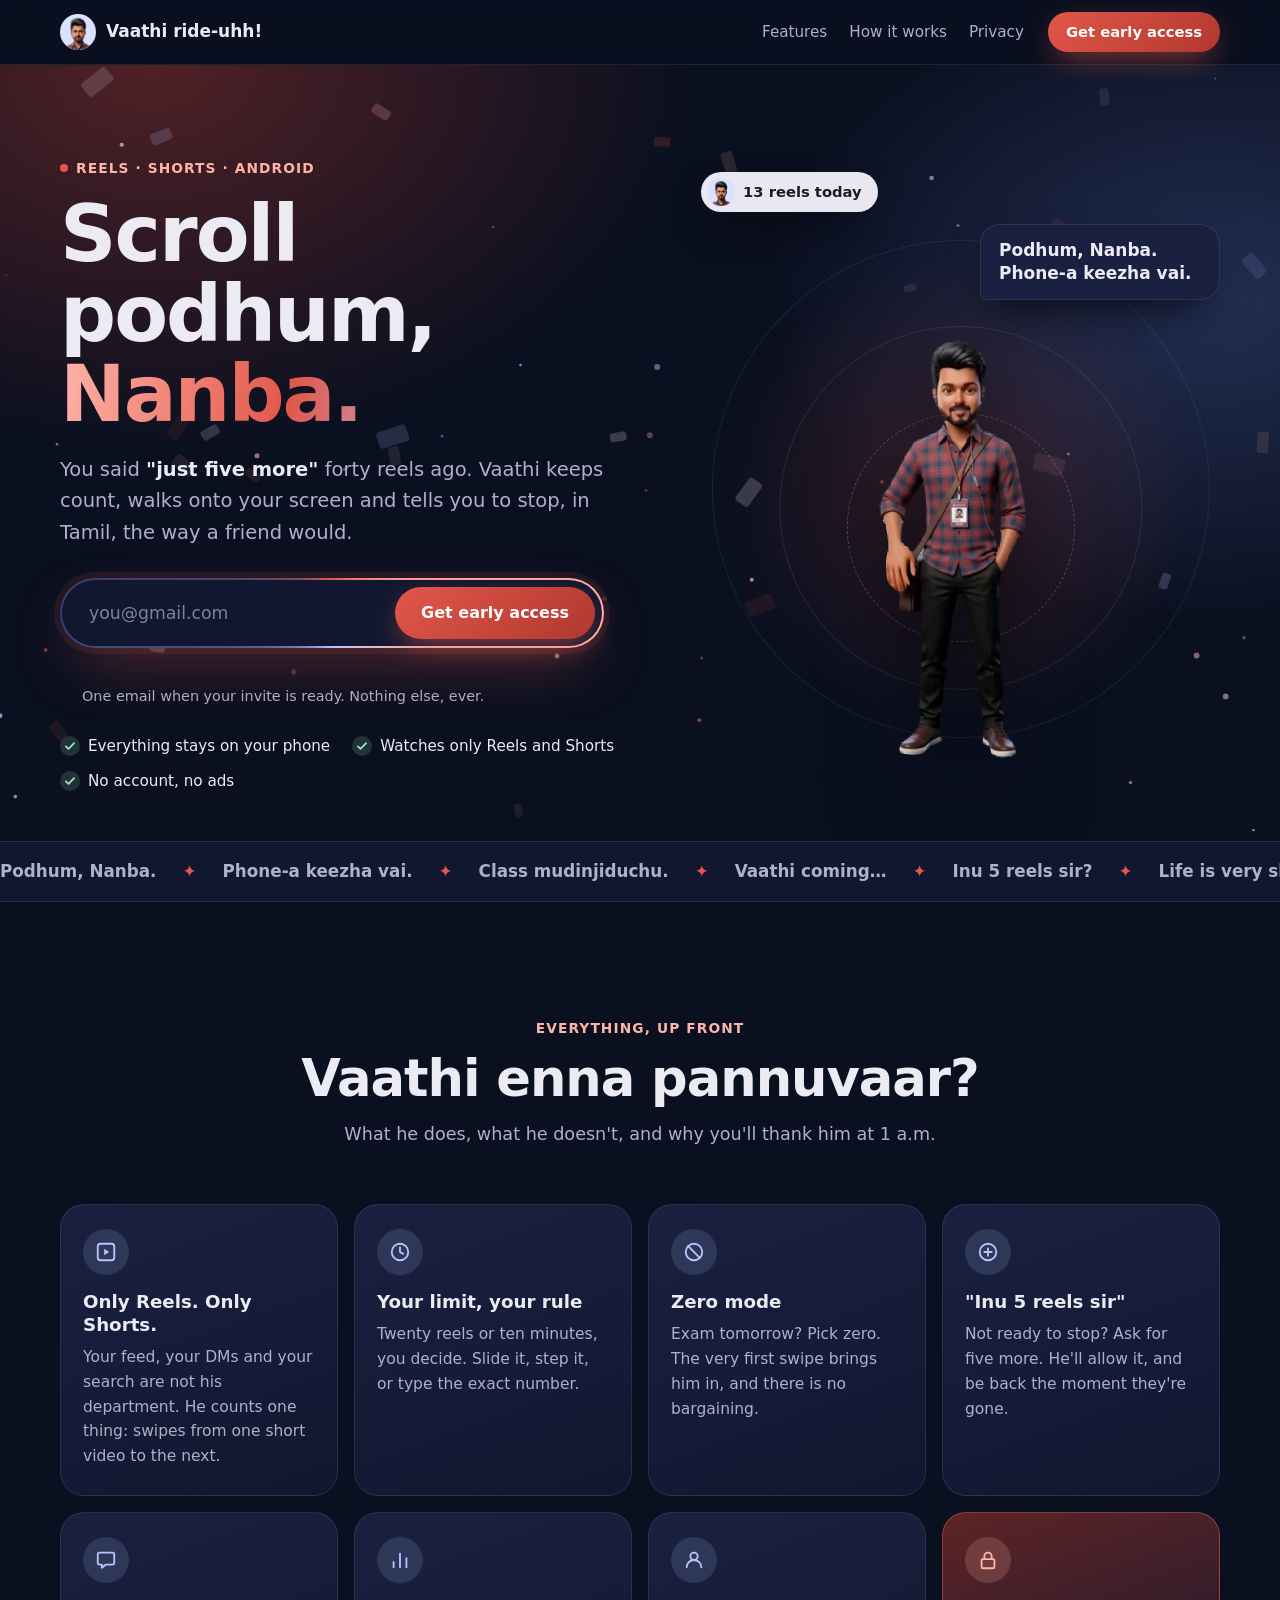
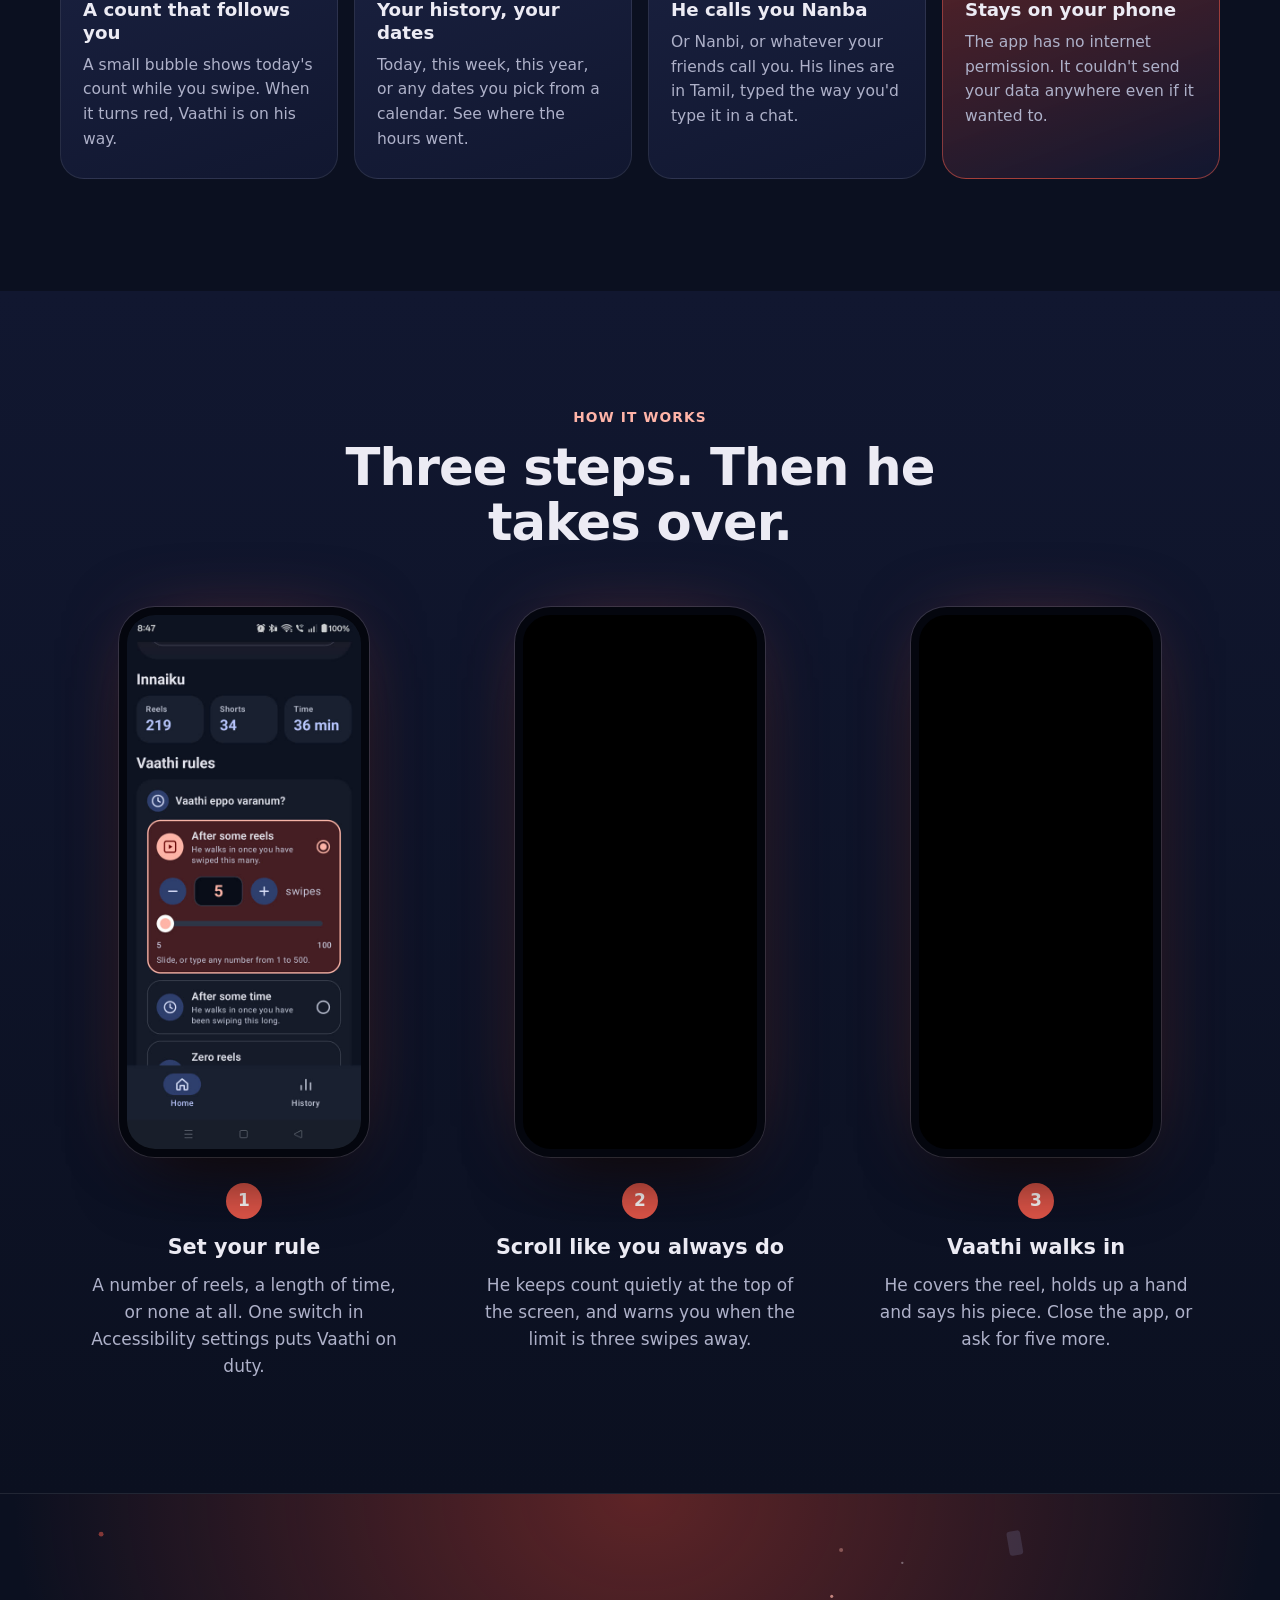
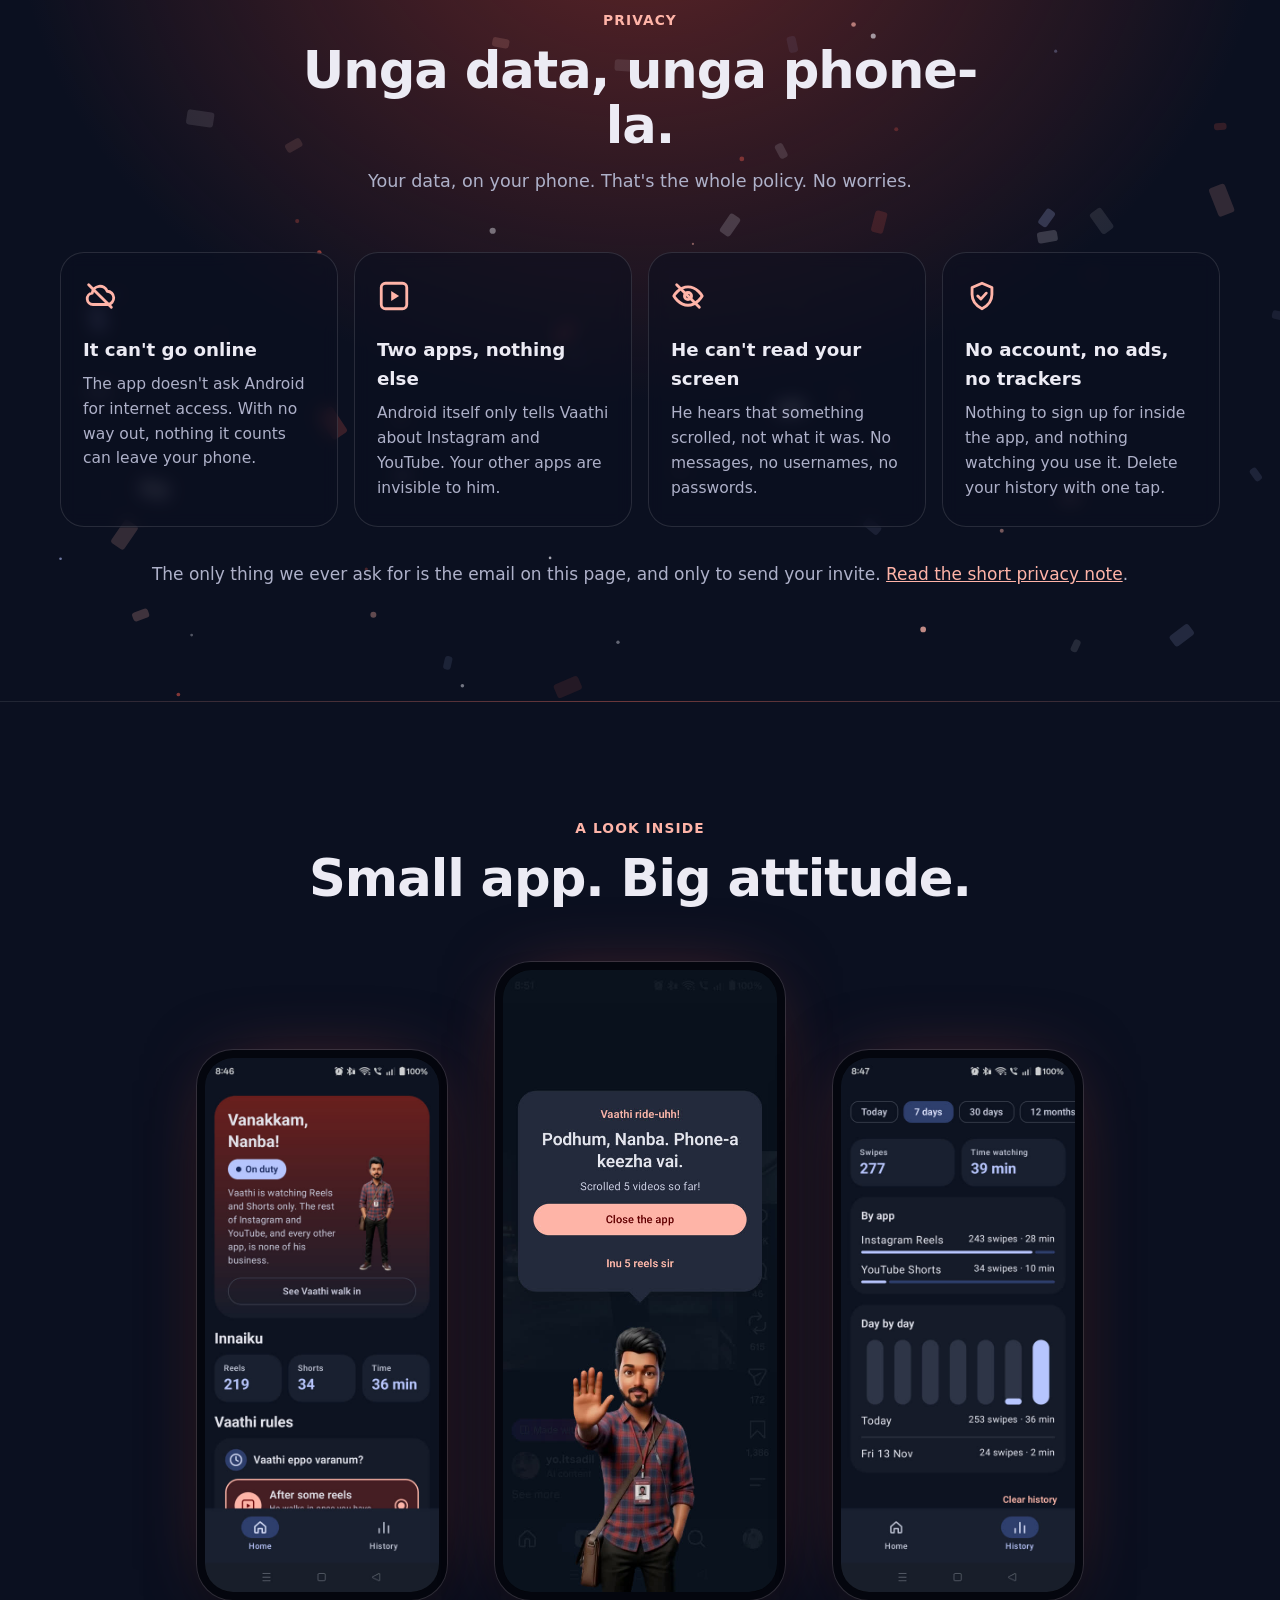
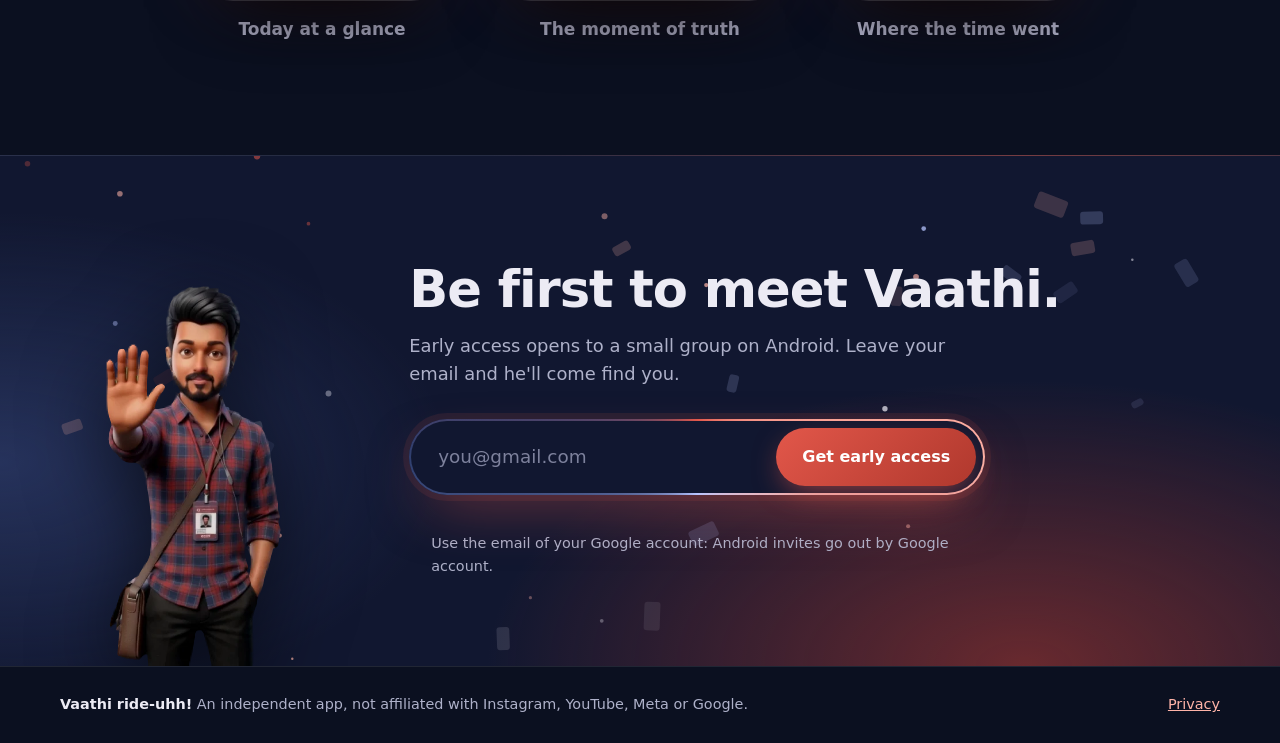
<file: web/early-access/index.html>
<!doctype html>
<html lang="en">
<head>
  <meta charset="utf-8">
  <meta name="viewport" content="width=device-width, initial-scale=1">
  <title>Vaathi ride-uhh! · Early access</title>
  <meta name="description" content="An Android app that counts your swipes through Reels and Shorts and sends Vaathi onto your screen when you've had enough. Everything stays on your phone.">
  <meta name="theme-color" content="#0E1322">
  <link rel="icon" href="assets/vaathi-head.webp">
  <link rel="preload" as="image" href="assets/vaathi-wave.webp">
  <link rel="stylesheet" href="styles.css">
</head>
<body>

<!-- The icons, drawn once and used by name -->
<svg class="sprite" aria-hidden="true">
  <symbol id="i-reels" viewBox="0 0 24 24"><path d="M6 3h12a3 3 0 0 1 3 3v12a3 3 0 0 1-3 3H6a3 3 0 0 1-3-3V6a3 3 0 0 1 3-3z"/><path class="solid" d="M10 8.4l5.6 3.6-5.6 3.6z"/></symbol>
  <symbol id="i-clock" viewBox="0 0 24 24"><circle cx="12" cy="12" r="9"/><path d="M12 7v5l3.5 2"/></symbol>
  <symbol id="i-zero" viewBox="0 0 24 24"><circle cx="12" cy="12" r="9"/><path d="M5.7 5.7l12.6 12.6"/></symbol>
  <symbol id="i-plus" viewBox="0 0 24 24"><circle cx="12" cy="12" r="9"/><path d="M8 12h8M12 8v8"/></symbol>
  <symbol id="i-bubble" viewBox="0 0 24 24"><path d="M5 4h14a2 2 0 0 1 2 2v9a2 2 0 0 1-2 2h-7l-4.500 3.500V17H5a2 2 0 0 1-2-2V6a2 2 0 0 1 2-2z"/></symbol>
  <symbol id="i-chart" viewBox="0 0 24 24"><path d="M5 20v-6M12 20V5M19 20V10"/></symbol>
  <symbol id="i-user" viewBox="0 0 24 24"><circle cx="12" cy="8" r="4"/><path d="M4 20a8 8 0 0 1 16 0"/></symbol>
  <symbol id="i-lock" viewBox="0 0 24 24"><path d="M6.500 11h11a1.500 1.500 0 0 1 1.500 1.500v7a1.500 1.500 0 0 1-1.500 1.500h-11A1.500 1.500 0 0 1 5 19.500v-7A1.500 1.500 0 0 1 6.500 11z"/><path d="M8 11V8a4 4 0 0 1 8 0v3"/></symbol>
  <symbol id="i-check" viewBox="0 0 24 24"><path d="M5 12.500l4.500 4.500L19 7"/></symbol>
  <symbol id="i-cloud-off" viewBox="0 0 24 24"><path d="M7 18a4 4 0 0 1-.5-7.970 5.500 5.500 0 0 1 10.600-1.400A4.700 4.700 0 0 1 17.500 18z"/><path d="M4 4l16 16"/></symbol>
  <symbol id="i-eye-off" viewBox="0 0 24 24"><path d="M2 12s3.600-6.500 10-6.500S22 12 22 12s-3.600 6.500-10 6.500S2 12 2 12z"/><circle cx="12" cy="12" r="2.500"/><path d="M4 4l16 16"/></symbol>
  <symbol id="i-shield" viewBox="0 0 24 24"><path d="M12 3l7 3v5c0 4.500-3 8-7 10-4-2-7-5.500-7-10V6z"/><path d="M9 12l2.200 2.200L15 10"/></symbol>
</svg>

<header class="nav">
  <a class="brand" href="#top">
    <img src="assets/vaathi-head.webp" alt="" width="36" height="36">
    <span>Vaathi ride-uhh!</span>
  </a>
  <nav aria-label="Sections">
    <a href="#features">Features</a>
    <a href="#how">How it works</a>
    <a href="#privacy">Privacy</a>
  </nav>
  <a class="button button-small" href="#join">Get early access</a>
</header>

<main id="top">

  <section class="hero">
    <canvas class="particles" aria-hidden="true"></canvas>
    <div class="hero-grid">
      <div class="hero-copy">
        <p class="kicker"><span class="dot"></span> Reels · Shorts · Android</p>
        <h1>Scroll podhum, <span class="shine">Nanba.</span></h1>
        <p class="lead">
          You said <em>"just five more"</em> forty reels ago. Vaathi keeps count, walks onto your
          screen and tells you to stop, in Tamil, the way a friend would.
        </p>

        <form class="signup" novalidate>
          <label class="sr-only" for="email-hero">Email address</label>
          <div class="signup-field">
            <input id="email-hero" name="email" type="email" inputmode="email" autocomplete="email"
                   placeholder="you@gmail.com" required>
            <button class="button" type="submit">Get early access</button>
          </div>
          <p class="signup-status" role="status" aria-live="polite"></p>
          <p class="signup-note">One email when your invite is ready. Nothing else, ever.</p>
        </form>

        <ul class="trust">
          <li><svg><use href="#i-check"/></svg> Everything stays on your phone</li>
          <li><svg><use href="#i-check"/></svg> Watches only Reels and Shorts</li>
          <li><svg><use href="#i-check"/></svg> No account, no ads</li>
        </ul>
      </div>

      <div class="stage" aria-hidden="true">
        <div class="halo halo-1"></div>
        <div class="halo halo-2"></div>
        <div class="halo halo-3"></div>
        <div class="callouts">
          <div class="chip" data-chip>
            <img src="assets/vaathi-head.webp" alt="" width="28" height="28">
            <span data-chip-text>1 reel today</span>
          </div>
          <div class="says" data-says>
            <span data-says-text>Podhum, Nanba. Phone-a keezha vai.</span>
          </div>
        </div>
        <img class="vaathi" src="assets/vaathi-wave.webp" alt="" width="448" height="720">
      </div>
    </div>
  </section>

  <div class="ticker" aria-hidden="true">
    <div class="ticker-track">
      <span>Podhum, Nanba.</span><span>Phone-a keezha vai.</span><span>Class mudinjiduchu.</span>
      <span>Vaathi coming…</span><span>Inu 5 reels sir?</span><span>Life is very short, Nanba.</span>
      <span>Scroll podhum.</span><span>I am waiting…</span>
      <span>Podhum, Nanba.</span><span>Phone-a keezha vai.</span><span>Class mudinjiduchu.</span>
      <span>Vaathi coming…</span><span>Inu 5 reels sir?</span><span>Life is very short, Nanba.</span>
      <span>Scroll podhum.</span><span>I am waiting…</span>
    </div>
  </div>

  <section class="section" id="features">
    <div class="section-head reveal">
      <p class="kicker">Everything, up front</p>
      <h2>Vaathi enna pannuvaar?</h2>
      <p>What he does, what he doesn't, and why you'll thank him at 1 a.m.</p>
    </div>

    <div class="cards">
      <article class="card reveal">
        <div class="badge"><svg><use href="#i-reels"/></svg></div>
        <h3>Only Reels. Only Shorts.</h3>
        <p>Your feed, your DMs and your search are not his department. He counts one thing: swipes from one short video to the next.</p>
      </article>
      <article class="card reveal">
        <div class="badge"><svg><use href="#i-clock"/></svg></div>
        <h3>Your limit, your rule</h3>
        <p>Twenty reels or ten minutes, you decide. Slide it, step it, or type the exact number.</p>
      </article>
      <article class="card reveal">
        <div class="badge"><svg><use href="#i-zero"/></svg></div>
        <h3>Zero mode</h3>
        <p>Exam tomorrow? Pick zero. The very first swipe brings him in, and there is no bargaining.</p>
      </article>
      <article class="card reveal">
        <div class="badge"><svg><use href="#i-plus"/></svg></div>
        <h3>"Inu 5 reels sir"</h3>
        <p>Not ready to stop? Ask for five more. He'll allow it, and be back the moment they're gone.</p>
      </article>
      <article class="card reveal">
        <div class="badge"><svg><use href="#i-bubble"/></svg></div>
        <h3>A count that follows you</h3>
        <p>A small bubble shows today's count while you swipe. When it turns red, Vaathi is on his way.</p>
      </article>
      <article class="card reveal">
        <div class="badge"><svg><use href="#i-chart"/></svg></div>
        <h3>Your history, your dates</h3>
        <p>Today, this week, this year, or any dates you pick from a calendar. See where the hours went.</p>
      </article>
      <article class="card reveal">
        <div class="badge"><svg><use href="#i-user"/></svg></div>
        <h3>He calls you Nanba</h3>
        <p>Or Nanbi, or whatever your friends call you. His lines are in Tamil, typed the way you'd type it in a chat.</p>
      </article>
      <article class="card card-accent reveal">
        <div class="badge"><svg><use href="#i-lock"/></svg></div>
        <h3>Stays on your phone</h3>
        <p>The app has no internet permission. It couldn't send your data anywhere even if it wanted to.</p>
      </article>
    </div>
  </section>

  <section class="section section-tint" id="how">
    <div class="section-head reveal">
      <p class="kicker">How it works</p>
      <h2>Three steps. Then he takes over.</h2>
    </div>

    <ol class="steps">
      <li class="step reveal">
        <div class="phone"><img src="assets/shot-rules.jpg" alt="The rules screen: a limit of five swipes, set with a number field and a seek bar." loading="lazy" width="540" height="1188"></div>
        <div class="step-text">
          <span class="step-number">1</span>
          <h3>Set your rule</h3>
          <p>A number of reels, a length of time, or none at all. One switch in Accessibility settings puts Vaathi on duty.</p>
        </div>
      </li>
      <li class="step reveal">
        <div class="phone phone-cycle">
          <img src="assets/shot-count.jpg" alt="A bubble at the top of Reels reading 233 reels today." loading="lazy" width="540" height="1188">
          <img src="assets/shot-warning.jpg" alt="The bubble turned red, reading Vaathi coming, 2 left." loading="lazy" width="540" height="1188">
        </div>
        <div class="step-text">
          <span class="step-number">2</span>
          <h3>Scroll like you always do</h3>
          <p>He keeps count quietly at the top of the screen, and warns you when the limit is three swipes away.</p>
        </div>
      </li>
      <li class="step reveal">
        <div class="phone phone-cycle phone-cycle-3">
          <img src="assets/shot-enter.jpg" alt="Vaathi walking in and waving over a dimmed screen." loading="lazy" width="540" height="1188">
          <img src="assets/shot-nudge.jpg" alt="Vaathi holding up a stop sign under a bubble that says Podhum, Nanba. Phone-a keezha vai." loading="lazy" width="540" height="1188">
          <img src="assets/shot-sweep.jpg" alt="Vaathi sweeping his hand out to the side as the app closes." loading="lazy" width="540" height="1188">
        </div>
        <div class="step-text">
          <span class="step-number">3</span>
          <h3>Vaathi walks in</h3>
          <p>He covers the reel, holds up a hand and says his piece. Close the app, or ask for five more.</p>
        </div>
      </li>
    </ol>
  </section>

  <section class="section privacy" id="privacy">
    <canvas class="particles" aria-hidden="true"></canvas>
    <div class="privacy-inner">
      <div class="section-head reveal">
        <p class="kicker">Privacy</p>
        <h2>Unga data, unga phone-la.</h2>
        <p>Your data, on your phone. That's the whole policy. No worries.</p>
      </div>

      <div class="pillars">
        <div class="pillar reveal">
          <svg><use href="#i-cloud-off"/></svg>
          <h3>It can't go online</h3>
          <p>The app doesn't ask Android for internet access. With no way out, nothing it counts can leave your phone.</p>
        </div>
        <div class="pillar reveal">
          <svg><use href="#i-reels"/></svg>
          <h3>Two apps, nothing else</h3>
          <p>Android itself only tells Vaathi about Instagram and YouTube. Your other apps are invisible to him.</p>
        </div>
        <div class="pillar reveal">
          <svg><use href="#i-eye-off"/></svg>
          <h3>He can't read your screen</h3>
          <p>He hears that something scrolled, not what it was. No messages, no usernames, no passwords.</p>
        </div>
        <div class="pillar reveal">
          <svg><use href="#i-shield"/></svg>
          <h3>No account, no ads, no trackers</h3>
          <p>Nothing to sign up for inside the app, and nothing watching you use it. Delete your history with one tap.</p>
        </div>
      </div>

      <p class="privacy-foot reveal">
        The only thing we ever ask for is the email on this page, and only to send your invite.
        <a href="privacy.html">Read the short privacy note</a>.
      </p>
    </div>
  </section>

  <section class="section" id="inside">
    <div class="section-head reveal">
      <p class="kicker">A look inside</p>
      <h2>Small app. Big attitude.</h2>
    </div>
    <div class="gallery">
      <figure class="reveal">
        <div class="phone"><img src="assets/shot-home.jpg" alt="The Home tab, greeting you with Vanakkam and today's counts." loading="lazy" width="540" height="1188"></div>
        <figcaption>Today at a glance</figcaption>
      </figure>
      <figure class="reveal">
        <div class="phone"><img src="assets/shot-nudge.jpg" alt="The nudge with its two buttons, Close the app and Inu 5 reels sir." loading="lazy" width="540" height="1188"></div>
        <figcaption>The moment of truth</figcaption>
      </figure>
      <figure class="reveal">
        <div class="phone"><img src="assets/shot-history.jpg" alt="The History tab with totals by app and a bar for each day." loading="lazy" width="540" height="1188"></div>
        <figcaption>Where the time went</figcaption>
      </figure>
    </div>
  </section>

  <section class="cta" id="join">
    <canvas class="particles" aria-hidden="true"></canvas>
    <div class="cta-inner">
      <img class="cta-vaathi" src="assets/vaathi-stop.webp" alt="" loading="lazy" width="496" height="720">
      <div class="cta-copy reveal">
        <h2>Be first to meet Vaathi.</h2>
        <p>Early access opens to a small group on Android. Leave your email and he'll come find you.</p>
        <form class="signup signup-large" novalidate>
          <label class="sr-only" for="email-cta">Email address</label>
          <div class="signup-field">
            <input id="email-cta" name="email" type="email" inputmode="email" autocomplete="email"
                   placeholder="you@gmail.com" required>
            <button class="button" type="submit">Get early access</button>
          </div>
          <p class="signup-status" role="status" aria-live="polite"></p>
          <p class="signup-note">Use the email of your Google account: Android invites go out by Google account.</p>
        </form>
      </div>
    </div>
  </section>

</main>

<footer class="footer">
  <p><strong>Vaathi ride-uhh!</strong> An independent app, not affiliated with Instagram, YouTube, Meta or Google.</p>
  <p><a href="privacy.html">Privacy</a></p>
</footer>

<canvas class="confetti" aria-hidden="true"></canvas>
<script src="script.js"></script>
</body>
</html>
</file>
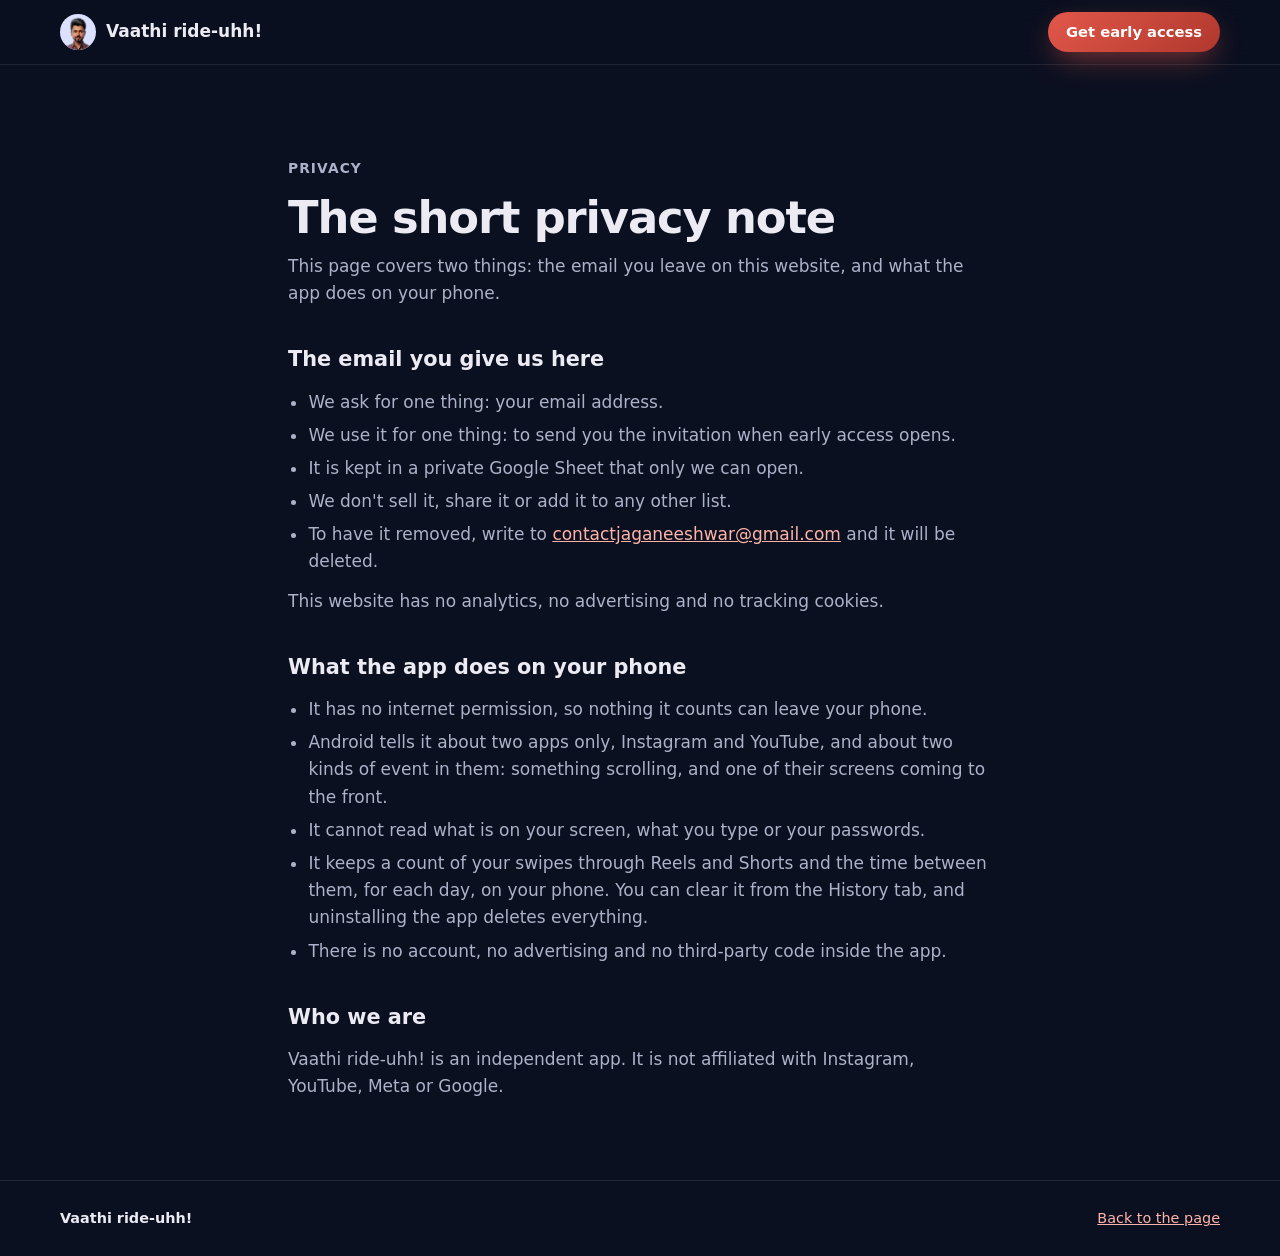
<file: web/early-access/privacy.html>
<!doctype html>
<html lang="en">
<head>
  <meta charset="utf-8">
  <meta name="viewport" content="width=device-width, initial-scale=1">
  <title>Privacy · Vaathi ride-uhh!</title>
  <meta name="theme-color" content="#0E1322">
  <link rel="icon" href="assets/vaathi-head.webp">
  <link rel="stylesheet" href="styles.css">
</head>
<body>

<header class="nav">
  <a class="brand" href="index.html">
    <img src="assets/vaathi-head.webp" alt="" width="36" height="36">
    <span>Vaathi ride-uhh!</span>
  </a>
  <a class="button button-small" href="index.html#join">Get early access</a>
</header>

<main class="prose">
  <p class="kicker">Privacy</p>
  <h1>The short privacy note</h1>
  <p>This page covers two things: the email you leave on this website, and what the app does on your phone.</p>

  <h2>The email you give us here</h2>
  <ul>
    <li>We ask for one thing: your email address.</li>
    <li>We use it for one thing: to send you the invitation when early access opens.</li>
    <li>It is kept in a private Google Sheet that only we can open.</li>
    <li>We don't sell it, share it or add it to any other list.</li>
    <li>To have it removed, write to <a href="mailto:contactjaganeeshwar@gmail.com">contactjaganeeshwar@gmail.com</a> and it will be deleted.</li>
  </ul>
  <p>This website has no analytics, no advertising and no tracking cookies.</p>

  <h2>What the app does on your phone</h2>
  <ul>
    <li>It has no internet permission, so nothing it counts can leave your phone.</li>
    <li>Android tells it about two apps only, Instagram and YouTube, and about two kinds of event in them: something scrolling, and one of their screens coming to the front.</li>
    <li>It cannot read what is on your screen, what you type or your passwords.</li>
    <li>It keeps a count of your swipes through Reels and Shorts and the time between them, for each day, on your phone. You can clear it from the History tab, and uninstalling the app deletes everything.</li>
    <li>There is no account, no advertising and no third-party code inside the app.</li>
  </ul>

  <h2>Who we are</h2>
  <p>Vaathi ride-uhh! is an independent app. It is not affiliated with Instagram, YouTube, Meta or Google.</p>
</main>

<footer class="footer">
  <p><strong>Vaathi ride-uhh!</strong></p>
  <p><a href="index.html">Back to the page</a></p>
</footer>

</body>
</html>
</file>
<file: web/early-access/styles.css>
/* Vaathi ride-uhh! early-access page.
   The colours are the app's: the brick red and navy of the character's checked shirt, on the
   night-time navy the app draws across the screen when he walks in. */

:root {
  --ink: #0b1020;
  --ink-2: #111730;
  --ink-3: #1a2140;
  --line: rgba(255, 255, 255, 0.09);
  --text: #ecebf4;
  --muted: #aeb1c9;
  --red: #e2574a;
  --red-deep: #b0382d;
  --peach: #ffb4a8;
  --lavender: #b7c4ff;
  --navy: #2f3e6e;
  --radius: 24px;
  --page: min(1160px, 100% - 40px);
  --font: "Roboto", system-ui, -apple-system, "Segoe UI", "Helvetica Neue", Arial, sans-serif;
}

*,
*::before,
*::after {
  box-sizing: border-box;
}

html {
  scroll-behavior: smooth;
  scroll-padding-top: 84px;
}

body {
  margin: 0;
  background: var(--ink);
  color: var(--text);
  font: 400 17px/1.6 var(--font);
  -webkit-font-smoothing: antialiased;
  overflow-x: hidden;
}

h1,
h2,
h3,
p,
ul,
ol,
figure {
  margin: 0;
}

ul,
ol {
  padding: 0;
  list-style: none;
}

img {
  display: block;
  max-width: 100%;
  height: auto;
}

a {
  color: var(--peach);
}

a:focus-visible,
button:focus-visible,
input:focus-visible {
  outline: 3px solid var(--lavender);
  outline-offset: 3px;
}

.sr-only {
  position: absolute;
  width: 1px;
  height: 1px;
  overflow: hidden;
  clip-path: inset(50%);
  white-space: nowrap;
}

.sprite {
  position: absolute;
  width: 0;
  height: 0;
}

svg {
  width: 22px;
  height: 22px;
  flex: none;
  fill: none;
  stroke: currentColor;
  stroke-width: 2;
  stroke-linecap: round;
  stroke-linejoin: round;
}

.sprite .solid {
  fill: currentColor;
  stroke: none;
}

/* ---------- Buttons ---------- */

.button {
  display: inline-flex;
  align-items: center;
  justify-content: center;
  padding: 0 26px;
  height: 52px;
  border: 0;
  border-radius: 999px;
  background: linear-gradient(135deg, var(--red), var(--red-deep));
  color: #fff;
  font: 700 1rem/1 var(--font);
  text-decoration: none;
  white-space: nowrap;
  cursor: pointer;
  box-shadow: 0 10px 30px -8px rgba(226, 87, 74, 0.7);
  transition: transform 0.18s ease, box-shadow 0.18s ease, filter 0.18s ease;
}

.button:hover {
  transform: translateY(-2px);
  box-shadow: 0 16px 36px -8px rgba(226, 87, 74, 0.85);
  filter: brightness(1.08);
}

.button:active {
  transform: translateY(0);
}

.button[disabled] {
  opacity: 0.7;
  cursor: progress;
}

.button-small {
  height: 40px;
  padding: 0 18px;
  font-size: 0.92rem;
}

/* ---------- Top bar ---------- */

.nav {
  position: sticky;
  top: 0;
  z-index: 20;
  display: flex;
  align-items: center;
  gap: 24px;
  padding: 12px max(20px, (100% - 1160px) / 2);
  background: rgba(11, 16, 32, 0.72);
  backdrop-filter: blur(14px);
  -webkit-backdrop-filter: blur(14px);
  border-bottom: 1px solid var(--line);
}

.brand {
  display: flex;
  align-items: center;
  gap: 10px;
  margin-right: auto;
  color: var(--text);
  font-weight: 800;
  text-decoration: none;
}

.brand img {
  border-radius: 50%;
  background: #dce1ff;
}

.nav nav {
  display: flex;
  gap: 22px;
}

.nav nav a {
  color: var(--muted);
  font-size: 0.95rem;
  text-decoration: none;
  transition: color 0.15s;
}

.nav nav a:hover {
  color: var(--text);
}

/* ---------- Hero ---------- */

.hero {
  position: relative;
  overflow: hidden;
  background:
    radial-gradient(60% 70% at 12% 0%, rgba(176, 56, 45, 0.42), transparent 70%),
    radial-gradient(50% 60% at 95% 30%, rgba(47, 62, 110, 0.65), transparent 70%),
    var(--ink);
}

.particles {
  position: absolute;
  inset: 0;
  width: 100%;
  height: 100%;
  pointer-events: none;
}

.hero-grid {
  position: relative;
  width: var(--page);
  margin: 0 auto;
  padding: clamp(40px, 7vw, 88px) 0 clamp(24px, 4vw, 48px);
  display: grid;
  grid-template-columns: 1.08fr 0.92fr;
  gap: 32px;
  align-items: center;
}

.kicker {
  display: inline-flex;
  align-items: center;
  gap: 8px;
  color: var(--peach);
  font-weight: 700;
  font-size: 0.86rem;
  letter-spacing: 0.08em;
  text-transform: uppercase;
}

.kicker .dot {
  width: 8px;
  height: 8px;
  border-radius: 50%;
  background: var(--red);
  box-shadow: 0 0 0 0 rgba(226, 87, 74, 0.7);
  animation: ping 1.8s ease-out infinite;
}

h1 {
  margin-top: 14px;
  font-size: clamp(2.7rem, 6.4vw, 4.9rem);
  font-weight: 800;
  line-height: 1.02;
  letter-spacing: -0.025em;
}

.shine {
  background: linear-gradient(100deg, var(--peach) 0%, var(--red) 35%, var(--lavender) 65%, var(--peach) 100%);
  background-size: 220% 100%;
  -webkit-background-clip: text;
  background-clip: text;
  color: transparent;
  animation: shine 6s linear infinite;
}

.lead {
  margin-top: 20px;
  max-width: 34rem;
  color: var(--muted);
  font-size: clamp(1.05rem, 1.6vw, 1.22rem);
}

.lead em {
  color: var(--text);
  font-style: normal;
  font-weight: 600;
}

/* ---------- Sign-up form ---------- */

@property --turn {
  syntax: "<angle>";
  inherits: false;
  initial-value: 0deg;
}

.signup {
  margin-top: 30px;
  max-width: 34rem;
}

/* The field wears a ring of colour that keeps turning, so the eye lands on it first */
.signup-field {
  position: relative;
  display: flex;
  gap: 8px;
  padding: 7px;
  border-radius: 999px;
  background:
    linear-gradient(var(--ink-2), var(--ink-2)) padding-box,
    conic-gradient(from var(--turn), var(--red), var(--peach), var(--lavender), var(--navy), var(--red)) border-box;
  border: 2px solid transparent;
  box-shadow: 0 0 0 6px rgba(226, 87, 74, 0.1), 0 24px 60px -20px rgba(226, 87, 74, 0.55);
  animation: turn 5s linear infinite;
  transition: box-shadow 0.2s;
}

.signup-field:focus-within {
  box-shadow: 0 0 0 8px rgba(183, 196, 255, 0.18), 0 24px 60px -16px rgba(226, 87, 74, 0.7);
}

.signup-field input {
  flex: 1;
  min-width: 0;
  height: 52px;
  padding: 0 20px;
  border: 0;
  border-radius: 999px;
  background: transparent;
  color: var(--text);
  font: 500 1.08rem/1 var(--font);
}

.signup-field input::placeholder {
  color: #7d819c;
}

.signup-field input:focus-visible {
  outline: none;
}

.signup-status {
  min-height: 1.5em;
  margin-top: 12px;
  padding-left: 22px;
  font-weight: 600;
}

.signup-status.ok {
  color: #9ee6b8;
}

.signup-status.warn {
  color: var(--peach);
}

.signup-note {
  padding-left: 22px;
  color: var(--muted);
  font-size: 0.9rem;
}

.signup-large {
  max-width: 36rem;
}

.signup-large .signup-field input {
  height: 58px;
  font-size: 1.15rem;
}

.signup-large .button {
  height: 58px;
}

.trust {
  display: flex;
  flex-wrap: wrap;
  gap: 10px 22px;
  margin-top: 26px;
  color: var(--text);
  font-size: 0.95rem;
  font-weight: 500;
}

.trust li {
  display: flex;
  align-items: center;
  gap: 8px;
}

.trust svg {
  width: 20px;
  height: 20px;
  padding: 3px;
  border-radius: 50%;
  background: rgba(158, 230, 184, 0.16);
  color: #9ee6b8;
  stroke-width: 3;
}

/* ---------- The character's stage ---------- */

.stage {
  position: relative;
  display: flex;
  flex-direction: column;
  align-items: center;
  justify-content: flex-end;
}

/* The count and what he says have a row of their own above his head, so that at no width
   and with no line of his, however long, do they cover his face */
.callouts {
  position: relative;
  z-index: 2;
  display: flex;
  align-items: flex-end;
  justify-content: space-between;
  gap: 12px;
  width: 100%;
  min-height: 8rem;
  margin-bottom: 6px;
}

.halo {
  position: absolute;
  left: 50%;
  bottom: 6%;
  aspect-ratio: 1;
  border-radius: 50%;
  translate: -50% 0;
  animation: breathe 6s ease-in-out infinite;
}

.halo-1 {
  width: 96%;
  border: 1px solid rgba(255, 255, 255, 0.07);
  background: radial-gradient(circle, rgba(226, 87, 74, 0.2), transparent 68%);
}

.halo-2 {
  width: 70%;
  bottom: 14%;
  border: 1px solid rgba(255, 255, 255, 0.09);
  animation-delay: -2s;
}

.halo-3 {
  width: 44%;
  bottom: 22%;
  border: 1px dashed rgba(255, 180, 168, 0.3);
  animation: spin 40s linear infinite;
}

.vaathi {
  position: relative;
  height: clamp(360px, 52vh, 540px);
  width: auto;
  filter: drop-shadow(0 30px 40px rgba(0, 0, 0, 0.55));
}

.chip,
.says {
  box-shadow: 0 18px 40px -12px rgba(0, 0, 0, 0.7);
  animation: float 5s ease-in-out infinite;
}

/* The app's own count bubble, counting up and then turning red */
.chip {
  align-self: flex-start;
  flex: none;
  display: flex;
  align-items: center;
  gap: 8px;
  padding: 6px 16px 6px 6px;
  border-radius: 999px;
  background: #e9e8f1;
  color: #1a1b26;
  font-weight: 700;
  font-size: 0.92rem;
  transition: background 0.35s, color 0.35s;
}

.chip img {
  border-radius: 50%;
  background: #dce1ff;
}

.chip.is-warning {
  background: var(--red);
  color: #fff;
}

.says {
  max-width: min(15rem, 56%);
  padding: 14px 18px;
  border-radius: 20px 20px 20px 6px;
  background: var(--ink-3);
  border: 1px solid var(--line);
  font-weight: 700;
  line-height: 1.35;
  animation-delay: -2.5s;
}

.says span {
  display: block;
  transition: opacity 0.35s, transform 0.35s;
}

.says.is-changing span {
  opacity: 0;
  transform: translateY(8px);
}

/* ---------- Ticker ---------- */

.ticker {
  overflow: hidden;
  border-block: 1px solid var(--line);
  background: var(--ink-2);
}

.ticker-track {
  display: flex;
  width: max-content;
  animation: slide 36s linear infinite;
}

.ticker span {
  padding: 16px 0;
  color: var(--muted);
  font-weight: 700;
  font-size: 1.05rem;
  white-space: nowrap;
}

.ticker span::after {
  content: "✦";
  margin: 0 26px;
  color: var(--red);
}

/* ---------- Sections ---------- */

.section {
  position: relative;
  padding: clamp(64px, 9vw, 112px) 0;
}

.section > * {
  width: var(--page);
  margin-inline: auto;
}

.section-tint {
  background: linear-gradient(var(--ink-2), var(--ink));
}

.section-head {
  max-width: 44rem;
  margin: 0 auto clamp(32px, 5vw, 56px);
  text-align: center;
}

.section-head h2,
.cta h2 {
  margin-top: 10px;
  font-size: clamp(2rem, 4.4vw, 3.2rem);
  font-weight: 800;
  line-height: 1.08;
  letter-spacing: -0.02em;
}

.section-head p:last-child {
  margin-top: 14px;
  color: var(--muted);
  font-size: 1.1rem;
}

/* ---------- Feature cards ---------- */

.cards {
  display: grid;
  grid-template-columns: repeat(4, 1fr);
  gap: 16px;
}

.card {
  position: relative;
  overflow: hidden;
  padding: 24px 22px 26px;
  border: 1px solid var(--line);
  border-radius: var(--radius);
  background: linear-gradient(160deg, var(--ink-3), var(--ink-2));
  transition: transform 0.25s ease, border-color 0.25s ease, box-shadow 0.25s ease;
}

/* A patch of light that follows the pointer across the card */
.card::before {
  content: "";
  position: absolute;
  inset: 0;
  background: radial-gradient(220px circle at var(--mx, 50%) var(--my, 0%), rgba(255, 180, 168, 0.2), transparent 70%);
  opacity: 0;
  transition: opacity 0.25s;
}

.card:hover {
  transform: translateY(-6px);
  border-color: rgba(255, 180, 168, 0.4);
  box-shadow: 0 24px 50px -24px rgba(226, 87, 74, 0.6);
}

.card:hover::before {
  opacity: 1;
}

.card > * {
  position: relative;
}

.badge {
  display: grid;
  place-items: center;
  width: 46px;
  height: 46px;
  border-radius: 50%;
  background: rgba(183, 196, 255, 0.14);
  color: var(--lavender);
  transition: background 0.25s, color 0.25s, transform 0.25s;
}

.card:hover .badge {
  background: var(--red);
  color: #fff;
  transform: rotate(-8deg) scale(1.08);
}

.card h3 {
  margin-top: 16px;
  font-size: 1.14rem;
  font-weight: 800;
  line-height: 1.25;
}

.card p {
  margin-top: 8px;
  color: var(--muted);
  font-size: 0.97rem;
}

.card-accent {
  border-color: rgba(226, 87, 74, 0.55);
  background: linear-gradient(160deg, rgba(176, 56, 45, 0.5), var(--ink-2));
}

.card-accent .badge {
  background: rgba(255, 180, 168, 0.18);
  color: var(--peach);
}

/* ---------- Phones ---------- */

.phone {
  position: relative;
  width: min(250px, 68vw);
  aspect-ratio: 540 / 1188;
  flex: none;
  overflow: hidden;
  border: 8px solid #04060e;
  border-radius: 36px;
  background: #000;
  box-shadow:
    0 0 0 1px rgba(255, 255, 255, 0.12),
    0 40px 70px -30px rgba(0, 0, 0, 0.9),
    0 0 80px -30px rgba(226, 87, 74, 0.5);
}

.phone img {
  width: 100%;
  height: 100%;
  object-fit: cover;
}

/* Two or three captures taking turns, like a short clip */
.phone-cycle img {
  position: absolute;
  inset: 0;
  opacity: 0;
  animation: cycle-2 7s infinite;
}

.phone-cycle img:nth-child(2) {
  animation-delay: 3.5s;
}

.phone-cycle-3 img {
  animation-name: cycle-3;
  animation-duration: 9s;
}

.phone-cycle-3 img:nth-child(2) {
  animation-delay: 3s;
}

.phone-cycle-3 img:nth-child(3) {
  animation-delay: 6s;
}

.steps {
  display: grid;
  grid-template-columns: repeat(3, 1fr);
  gap: 28px;
}

.step {
  display: flex;
  flex-direction: column;
  align-items: center;
  gap: 26px;
  text-align: center;
}

.step-number {
  display: inline-grid;
  place-items: center;
  width: 36px;
  height: 36px;
  border-radius: 50%;
  background: var(--red);
  color: #fff;
  font-weight: 800;
}

.step h3 {
  margin-top: 12px;
  font-size: 1.3rem;
  font-weight: 800;
}

.step p {
  margin-top: 8px;
  max-width: 20rem;
  color: var(--muted);
}

/* ---------- Privacy ---------- */

.privacy {
  overflow: hidden;
  background:
    radial-gradient(70% 90% at 50% 0%, rgba(176, 56, 45, 0.5), transparent 70%),
    var(--ink);
  border-block: 1px solid var(--line);
}

.privacy .particles {
  width: 100%;
  margin: 0;
}

.privacy-inner {
  position: relative;
}

.pillars {
  display: grid;
  grid-template-columns: repeat(4, 1fr);
  gap: 16px;
}

.pillar {
  padding: 26px 22px;
  border: 1px solid rgba(255, 255, 255, 0.12);
  border-radius: var(--radius);
  background: rgba(11, 16, 32, 0.55);
  backdrop-filter: blur(8px);
  -webkit-backdrop-filter: blur(8px);
}

.pillar svg {
  width: 34px;
  height: 34px;
  color: var(--peach);
}

.pillar h3 {
  margin-top: 14px;
  font-size: 1.14rem;
  font-weight: 800;
}

.pillar p {
  margin-top: 8px;
  color: var(--muted);
  font-size: 0.97rem;
}

.privacy-foot {
  margin-top: 34px;
  color: var(--muted);
  text-align: center;
}

/* ---------- Gallery ---------- */

.gallery {
  display: flex;
  justify-content: center;
  align-items: flex-end;
  gap: clamp(16px, 4vw, 48px);
}

.gallery figure {
  display: flex;
  flex-direction: column;
  align-items: center;
  gap: 16px;
}

.gallery figure:nth-child(2) .phone {
  width: min(290px, 72vw);
}

.gallery figcaption {
  color: var(--muted);
  font-weight: 600;
}

/* ---------- Closing call ---------- */

.cta {
  position: relative;
  overflow: hidden;
  padding: clamp(56px, 8vw, 96px) 0 0;
  background:
    radial-gradient(60% 80% at 80% 100%, rgba(176, 56, 45, 0.55), transparent 70%),
    radial-gradient(50% 70% at 0% 60%, rgba(47, 62, 110, 0.7), transparent 70%),
    var(--ink-2);
  border-top: 1px solid var(--line);
}

.cta-inner {
  position: relative;
  width: var(--page);
  margin: 0 auto;
  display: grid;
  grid-template-columns: auto 1fr;
  gap: clamp(24px, 5vw, 72px);
  align-items: end;
}

.cta-vaathi {
  height: clamp(320px, 46vh, 480px);
  width: auto;
  filter: drop-shadow(0 20px 40px rgba(0, 0, 0, 0.6));
}

.cta-copy {
  padding-bottom: clamp(40px, 7vw, 88px);
}

.cta-copy > p {
  margin-top: 14px;
  max-width: 34rem;
  color: var(--muted);
  font-size: 1.12rem;
}

/* ---------- Footer ---------- */

.footer {
  display: flex;
  flex-wrap: wrap;
  justify-content: space-between;
  gap: 12px 24px;
  padding: 26px max(20px, (100% - 1160px) / 2);
  border-top: 1px solid var(--line);
  color: var(--muted);
  font-size: 0.9rem;
}

.footer strong {
  color: var(--text);
}

/* ---------- Plain text page ---------- */

.prose {
  width: min(44rem, 100% - 40px);
  margin: 0 auto;
  padding: clamp(40px, 7vw, 80px) 0;
}

.prose h1 {
  font-size: clamp(2rem, 5vw, 2.8rem);
}

.prose h2 {
  margin-top: 36px;
  font-size: 1.3rem;
  font-weight: 800;
}

.prose p,
.prose ul {
  margin-top: 12px;
  color: var(--muted);
}

.prose ul {
  padding-left: 1.2em;
  list-style: disc;
}

.prose li + li {
  margin-top: 6px;
}

/* ---------- Confetti ---------- */

.confetti {
  position: fixed;
  inset: 0;
  z-index: 50;
  width: 100%;
  height: 100%;
  pointer-events: none;
}

/* ---------- Appearing on scroll ---------- */

.js .reveal {
  opacity: 0;
  transform: translateY(28px);
  transition: opacity 0.7s ease, transform 0.7s cubic-bezier(0.2, 0.7, 0.2, 1);
  transition-delay: var(--delay, 0ms);
}

.js .reveal.in {
  opacity: 1;
  transform: none;
}

/* ---------- Motion ---------- */

@keyframes turn {
  to {
    --turn: 360deg;
  }
}

@keyframes shine {
  to {
    background-position: -220% 0;
  }
}

@keyframes ping {
  to {
    box-shadow: 0 0 0 12px rgba(226, 87, 74, 0);
  }
}

@keyframes breathe {
  50% {
    scale: 1.05;
  }
}

@keyframes spin {
  to {
    rotate: 360deg;
  }
}

@keyframes float {
  50% {
    translate: 0 -10px;
  }
}

@keyframes slide {
  to {
    transform: translateX(-50%);
  }
}

@keyframes cycle-2 {
  0%,
  45% {
    opacity: 1;
  }
  55%,
  100% {
    opacity: 0;
  }
}

@keyframes cycle-3 {
  0%,
  30% {
    opacity: 1;
  }
  37%,
  100% {
    opacity: 0;
  }
}

/* ---------- Narrower screens ---------- */

@media (max-width: 1020px) {
  .cards,
  .pillars {
    grid-template-columns: repeat(2, 1fr);
  }
}

@media (max-width: 860px) {
  .nav nav {
    display: none;
  }

  .hero-grid {
    grid-template-columns: 1fr;
  }

  .vaathi {
    height: 400px;
  }

  .steps {
    grid-template-columns: 1fr;
    gap: 48px;
  }

  /* The phones go side by side in a row that can be swiped */
  .gallery {
    justify-content: flex-start;
    overflow-x: auto;
    padding: 0 20px 24px;
    width: 100%;
    scroll-snap-type: x mandatory;
  }

  .gallery figure {
    scroll-snap-align: center;
  }

  .cta-inner {
    grid-template-columns: 1fr;
  }

  .cta-vaathi {
    order: 2;
    height: 300px;
    margin: 0 auto;
  }

  .cta-copy {
    padding-bottom: 8px;
  }
}

@media (max-width: 560px) {
  body {
    font-size: 16px;
  }

  .cards,
  .pillars {
    grid-template-columns: 1fr;
  }

  /* The button drops under the field, each the full width */
  .signup-field {
    flex-direction: column;
    border-radius: 30px;
  }

  .signup-field input {
    text-align: center;
  }

  .signup-status,
  .signup-note {
    padding-left: 0;
    text-align: center;
  }

  .vaathi {
    height: 370px;
  }

  /* On a narrow screen the two take a line each, the count above what he says */
  .callouts {
    flex-direction: column;
    align-items: flex-end;
    justify-content: flex-end;
    min-height: 10.5rem;
  }

  .says {
    max-width: 13rem;
    font-size: 0.9rem;
  }

  .nav .button-small {
    display: none;
  }
}

@media (prefers-reduced-motion: reduce) {
  *,
  *::before,
  *::after {
    animation: none !important;
    transition: none !important;
  }

  html {
    scroll-behavior: auto;
  }

  .particles,
  .confetti {
    display: none;
  }

  .js .reveal {
    opacity: 1;
    transform: none;
  }

  .phone-cycle img:first-child {
    opacity: 1;
  }
}
</file>
